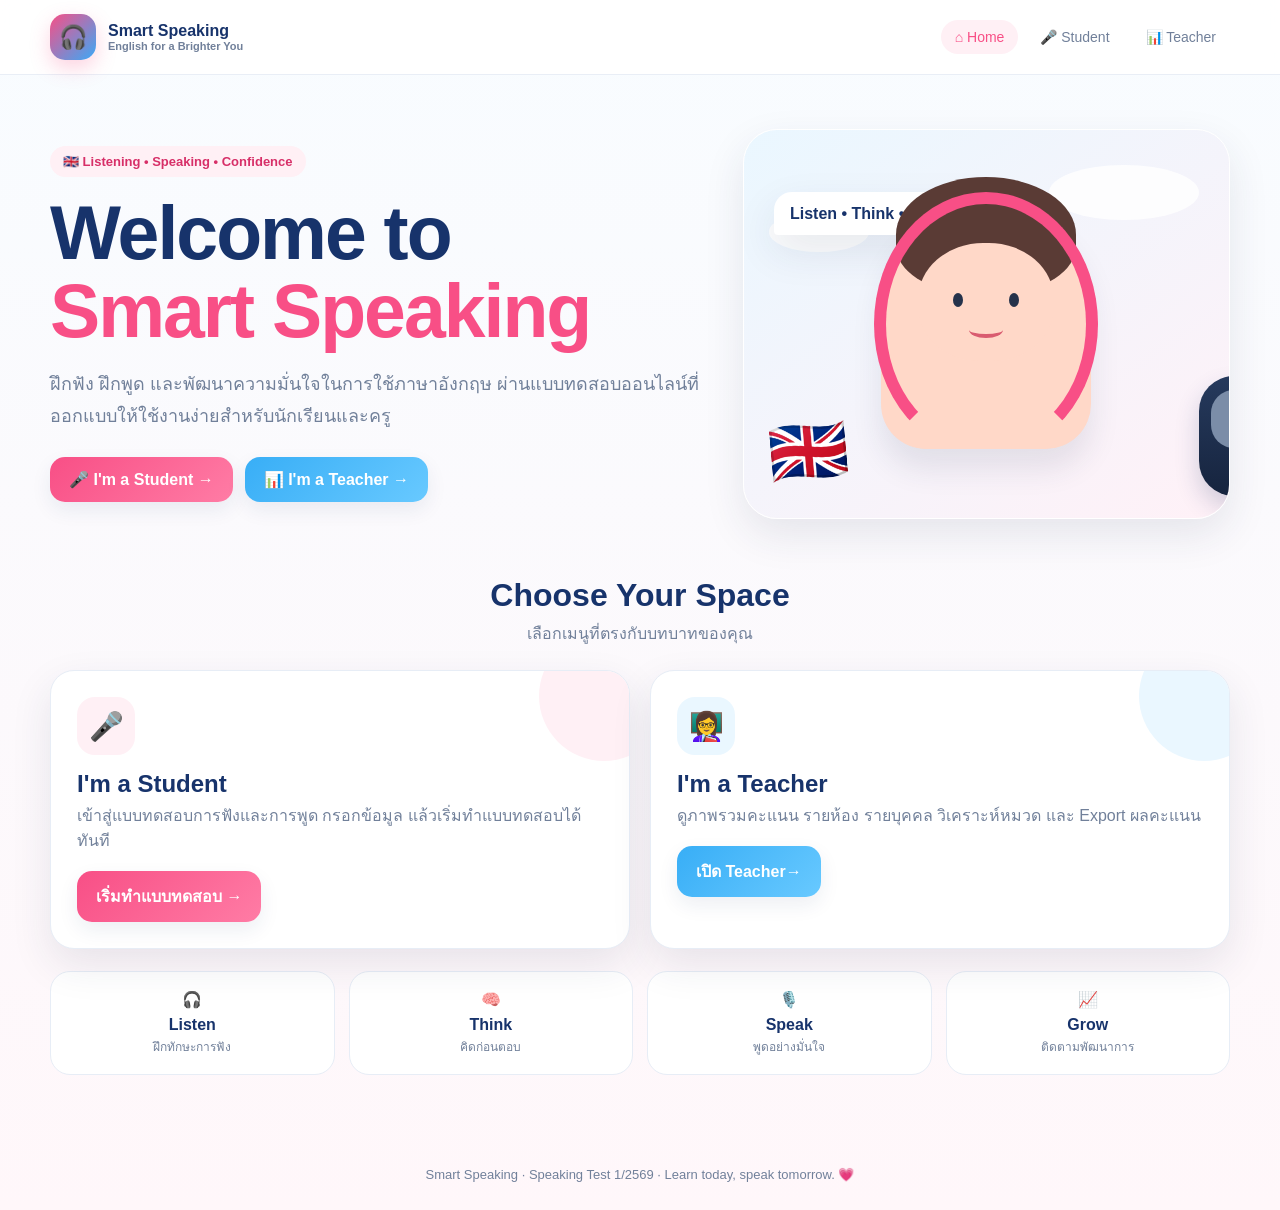
<file: index.html>
<!DOCTYPE html>
<html lang="th">
<head>
<meta charset="UTF-8">
<meta name="viewport" content="width=device-width,initial-scale=1">
<title>Smart Speaking | Home</title>
<link rel="stylesheet" href="style.css">
</head>
<body>
<nav class="nav"><div class="container nav-inner">
  <a class="brand" href="index.html"><div class="logo">🎧</div><div>Smart Speaking<small>English for a Brighter You</small></div></a>
  <div class="navlinks"><a class="active" href="index.html">⌂ Home</a><a href="student.html">🎤 Student</a><a href="teacher.html">📊 Teacher</a></div>
</div></nav>

<main>
<section class="hero"><div class="container hero-grid">
  <div>
    <div class="badge">🇬🇧 Listening • Speaking • Confidence</div>
    <h1>Welcome to<br><span>Smart Speaking</span></h1>
    <p class="lead">ฝึกฟัง ฝึกพูด และพัฒนาความมั่นใจในการใช้ภาษาอังกฤษ ผ่านแบบทดสอบออนไลน์ที่ออกแบบให้ใช้งานง่ายสำหรับนักเรียนและครู</p>
    <div class="actions">
      <a class="btn btn-pink" href="student.html">🎤 I'm a Student →</a>
      <a class="btn btn-blue" href="teacher.html">📊 I'm a Teacher →</a>
    </div>
  </div>
  <div class="illustration" aria-label="English listening and speaking illustration">
    <div class="cloud c1"></div><div class="cloud c2"></div>
    <div class="speech">Listen • Think • <b>Speak!</b> 💬</div>
    <div class="flag">🇬🇧</div>
    <div class="ill-content">
      <div class="character"><div class="headphones"></div><div class="face"><i class="eye e1"></i><i class="eye e2"></i><i class="smile"></i></div></div>
      <div class="mic"></div>
    </div>
  </div>
</div></section>

<section class="choice-section"><div class="container">
  <div class="section-title"><h2>Choose Your Space</h2><p>เลือกเมนูที่ตรงกับบทบาทของคุณ</p></div>
  <div class="choice-grid">
    <article class="choice">
      <div class="choice-icon">🎤</div><h3>I'm a Student</h3>
      <p>เข้าสู่แบบทดสอบการฟังและการพูด กรอกข้อมูล แล้วเริ่มทำแบบทดสอบได้ทันที</p>
      <a class="btn btn-pink" href="student.html">เริ่มทำแบบทดสอบ →</a>
    </article>
    <article class="choice teacher">
      <div class="choice-icon">👩‍🏫</div><h3>I'm a Teacher</h3>
      <p>ดูภาพรวมคะแนน รายห้อง รายบุคคล วิเคราะห์หมวด และ Export ผลคะแนน</p>
      <a class="btn btn-blue" href="teacher.html">เปิด Teacher→</a>
    </article>
  </div>
  <div class="features">
    <div class="feature">🎧<b>Listen</b><span>ฝึกทักษะการฟัง</span></div>
    <div class="feature">🧠<b>Think</b><span>คิดก่อนตอบ</span></div>
    <div class="feature">🎙️<b>Speak</b><span>พูดอย่างมั่นใจ</span></div>
    <div class="feature">📈<b>Grow</b><span>ติดตามพัฒนาการ</span></div>
  </div>
</div></section>
</main>
<footer class="footer">Smart Speaking · Speaking Test 1/2569 · Learn today, speak tomorrow. 💗</footer>
</body>
</html>
</file>
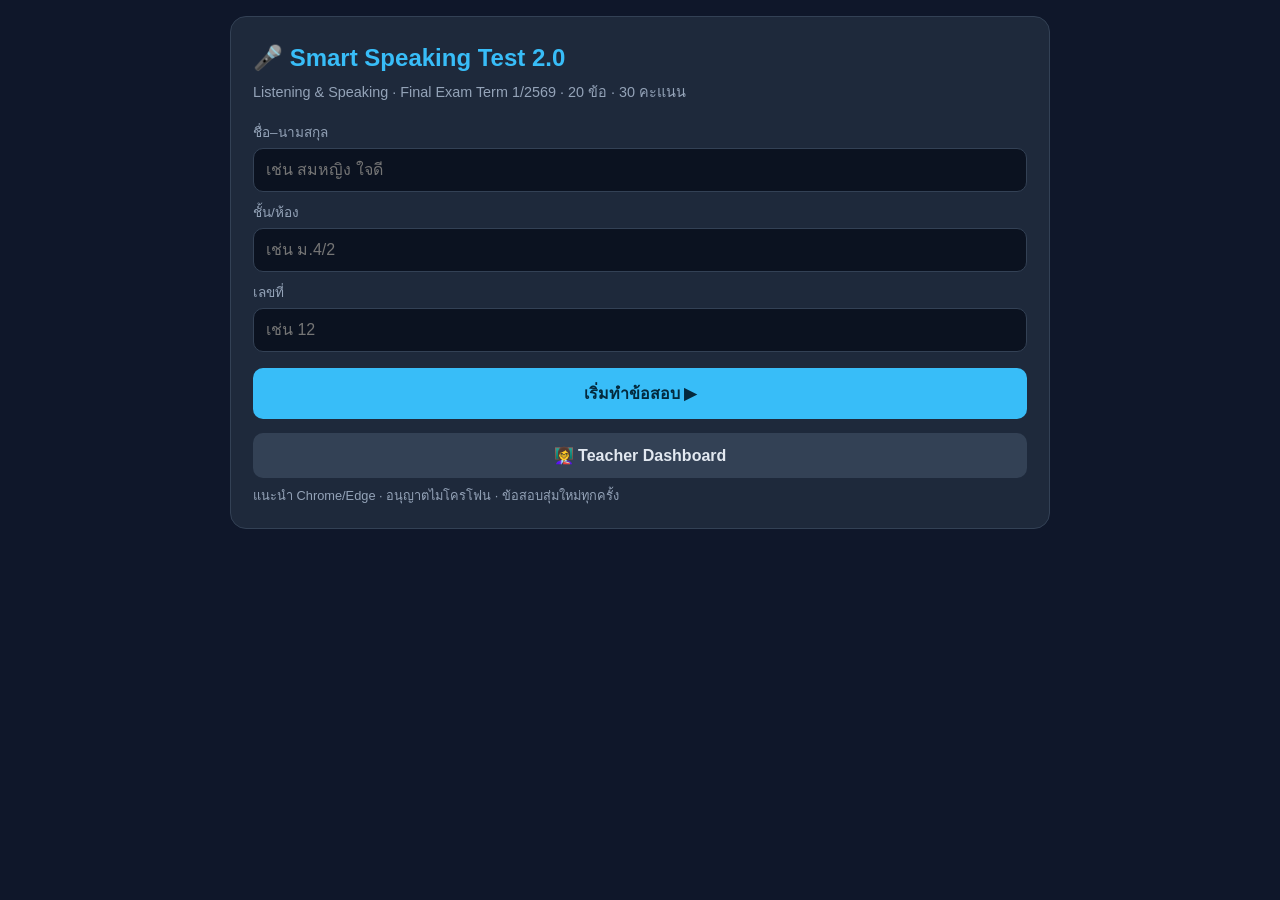
<file: _Smart_Speaking_Test_2.0_20_30_.html>
<!DOCTYPE html>
<html lang="th">
<head>
<meta charset="UTF-8">
<meta name="viewport" content="width=device-width,initial-scale=1">
<title>Smart Speaking Test 2.0 | Listening & Speaking 1/2569</title>
<style>
:root{--bg:#0f172a;--card:#1e293b;--line:#334155;--pri:#38bdf8;--ok:#22c55e;--warn:#f59e0b;--bad:#ef4444;--txt:#e2e8f0;--mut:#94a3b8}
*{box-sizing:border-box;margin:0;padding:0}
body{font-family:'Segoe UI',Tahoma,sans-serif;background:var(--bg);color:var(--txt);padding:16px;line-height:1.6}
.wrap{max-width:820px;margin:0 auto}
.card{background:var(--card);border:1px solid var(--line);border-radius:16px;padding:22px;margin-bottom:16px}
h1{font-size:1.5rem;color:var(--pri);margin-bottom:4px}
h2{font-size:1.15rem;margin-bottom:12px;color:var(--pri)}
.sub{color:var(--mut);font-size:.9rem;margin-bottom:18px}
label{display:block;font-size:.85rem;color:var(--mut);margin:10px 0 4px}
input,select{width:100%;padding:12px;border-radius:10px;border:1px solid var(--line);background:#0b1220;color:var(--txt);font-size:1rem}
button{cursor:pointer;border:none;border-radius:10px;padding:13px 18px;font-size:1rem;font-weight:600;transition:.2s}
.btn{background:var(--pri);color:#04293d;width:100%;margin-top:16px}
.btn:hover{filter:brightness(1.1)}
.btn2{background:#334155;color:var(--txt)}
.mic{background:var(--bad);color:#fff;width:100%;font-size:1.05rem;padding:18px}
.mic.rec{animation:pulse 1s infinite}
@keyframes pulse{50%{opacity:.55}}
.bar{height:8px;background:#0b1220;border-radius:99px;overflow:hidden;margin:10px 0 18px}
.bar>i{display:block;height:100%;background:var(--pri);transition:.3s}
.q{font-size:1.3rem;font-weight:700;margin:6px 0 4px}
.tag{display:inline-block;font-size:.72rem;background:#0b1220;border:1px solid var(--line);color:var(--mut);padding:3px 10px;border-radius:99px}
.opt{display:block;width:100%;text-align:left;background:#0b1220;border:1px solid var(--line);color:var(--txt);padding:13px;border-radius:10px;margin-top:9px;font-weight:500}
.opt:hover{border-color:var(--pri)}
.opt.sel{border-color:var(--pri);background:#0d2b3d}
.box{background:#0b1220;border:1px dashed var(--line);border-radius:10px;padding:14px;margin-top:14px;min-height:56px;font-size:1rem}
.fb{margin-top:12px;padding:12px;border-radius:10px;font-weight:600}
.g{background:#052e16;color:#86efac}.y{background:#3b2a06;color:#fcd34d}.r{background:#3f1212;color:#fca5a5}
.grid{display:grid;grid-template-columns:repeat(auto-fit,minmax(130px,1fr));gap:12px}
.stat{background:#0b1220;border:1px solid var(--line);border-radius:12px;padding:14px;text-align:center}
.stat b{display:block;font-size:1.7rem;color:var(--pri)}
.stat span{font-size:.8rem;color:var(--mut)}
table{width:100%;border-collapse:collapse;font-size:.85rem;margin-top:12px}
th,td{border-bottom:1px solid var(--line);padding:9px;text-align:left}
th{color:var(--mut);font-weight:600}
.hide{display:none}
.row{display:flex;gap:10px;margin-top:14px}.row>*{flex:1}
.score{font-size:3rem;font-weight:800;color:var(--pri);text-align:center}
.note{font-size:.8rem;color:var(--mut);margin-top:8px}
</style>
</head>
<body><div class="wrap">

<!-- ========== LOGIN ========== -->
<div id="s1" class="card">
  <h1>🎤 Smart Speaking Test 2.0</h1>
  <div class="sub">Listening &amp; Speaking · Final Exam Term 1/2569 · 20 ข้อ · 30 คะแนน</div>
  <label>ชื่อ–นามสกุล</label><input id="nm" placeholder="เช่น สมหญิง ใจดี">
  <label>ชั้น/ห้อง</label><input id="cl" placeholder="เช่น ม.4/2">
  <label>เลขที่</label><input id="no" type="number" placeholder="เช่น 12">
  <button class="btn" onclick="start()">เริ่มทำข้อสอบ ▶</button>
  <div class="row"><button class="btn2" onclick="teacher()">👩‍🏫 Teacher Dashboard</button></div>
  <div class="note">แนะนำ Chrome/Edge · อนุญาตไมโครโฟน · ข้อสอบสุ่มใหม่ทุกครั้ง</div>
</div>

<!-- ========== TEST ========== -->
<div id="s2" class="card hide">
  <div style="display:flex;justify-content:space-between;font-size:.85rem;color:var(--mut)">
    <span id="pg">ข้อ 1 / 20</span><span id="sc">คะแนน 0 / 30</span>
  </div>
  <div class="bar"><i id="pb" style="width:5%"></i></div>
  <span class="tag" id="cat">Ability</span>
  <div class="q" id="qt">Can you sing?</div>
  <div class="note">🗣️ กดปุ่มไมค์แล้วพูดคำตอบเป็นภาษาอังกฤษ (ได้คะแนนเต็ม) หรือเลือกตัวเลือกด้านล่าง (ได้สูงสุด 1.0)</div>
  <button class="mic" id="mic" onclick="rec()">🎙️ กดเพื่อพูด</button>
  <div class="box" id="tr"><span style="color:#64748b">คำพูดของคุณจะแสดงที่นี่…</span></div>
  <div id="opts"></div>
  <div id="fb"></div>
  <button class="btn" id="nx" onclick="next()">ตรวจคำตอบ ✓</button>
</div>

<!-- ========== RESULT ========== -->
<div id="s3" class="card hide">
  <h2>📊 ผลการสอบ</h2>
  <div id="rs"></div>
  <div class="row"><button class="btn2" onclick="location.reload()">ทำใหม่</button>
  <button class="btn2" onclick="teacher()">Dashboard</button></div>
</div>

<!-- ========== DASHBOARD ========== -->
<div id="s4" class="card hide">
  <h2>👩‍🏫 Teacher Dashboard</h2>
  <div class="grid" id="st"></div>
  <div style="overflow-x:auto"><table id="tb"></table></div>
  <div class="row">
    <button class="btn2" onclick="csv()">⬇ Export CSV</button>
    <button class="btn2" onclick="clr()">🗑 ล้างข้อมูล</button>
    <button class="btn2" onclick="location.reload()">← กลับ</button>
  </div>
</div>

</div>
<script>
const TEACHER_PIN="1234", TOTAL=20, PER=1.5, PASS=.6;

/* ---------- คลังข้อสอบ 37 ข้อ (สุ่มมา 20) ---------- */
const BANK=[
{c:"Ability",q:"Can you sing?",a:"Yes, I can.",k:[["yes","yeah","no","nah"],["can"]]},
{c:"Ability",q:"Can you speak Spanish?",a:"No, I can't.",k:[["no","nah","yes"],["can"]]},
{c:"Ability",q:"Can you play tennis?",a:"Yes, but only a little.",k:[["yes","yeah"],["little","not very well"]]},
{c:"Ability",q:"Do you know how to ski?",a:"Yes, I do.",k:[["yes","yeah","no"],["do"]]},
{c:"Ability",q:"Do you know how to use a computer?",a:"Yes, I can use a computer.",k:[["yes","yeah"],["use","computer"]]},
{c:"Ability",q:"Do you know how to play the piano?",a:"I know how to play the piano.",k:[["know","can"],["play"],["piano"]]},
{c:"Personal",q:"Where are you from?",a:"I'm from England.",k:[["i'm","i am","im"],["from"],["england"]]},
{c:"Personal",q:"Which part of England are you from?",a:"London.",k:[["london"]]},
{c:"Personal",q:"What do you do?",a:"I'm a salesperson.",k:[["i'm","i am","im"],["salesperson","sales person"]]},
{c:"Personal",q:"Who do you work for?",a:"I work for IBM.",k:[["work"],["for"],["ibm"]]},
{c:"Personal",q:"Where do you work?",a:"I work in Richmond.",k:[["work"],["in"],["richmond"]]},
{c:"Personal",q:"What are you studying?",a:"I'm studying Economics.",k:[["studying","study"],["economics"]]},
{c:"Personal",q:"What school do you go to?",a:"I go to the University of Colorado.",k:[["go to"],["university"],["colorado"]]},
{c:"Personal",q:"How old are you?",a:"I'm twenty-five.",k:[["i'm","i am","im"],["twenty","25"]]},
{c:"Personal",q:"Are you married?",a:"Yes, I am.",k:[["yes","no"],["i am","i'm","im","not"]]},
{c:"Personal",q:"Do you have any children?",a:"No, I don't.",k:[["no","yes"],["don't","dont","do"]]},
{c:"Time",q:"Ask a stranger for the time politely.",a:"Excuse me, what time is it?",k:[["excuse me","pardon me","could you"],["time"]]},
{c:"Time",q:"It is 2:05. What time is it?",a:"It's five past two.",k:[["five"],["past","after","two oh five","2 05"]]},
{c:"Time",q:"It is 2:50. What time is it?",a:"It's ten to three.",k:[["ten"],["to","before"],["three"]]},
{c:"Time",q:"It is 4:15. What time is it?",a:"It's a quarter past four.",k:[["quarter"],["past","after"],["four"]]},
{c:"Time",q:"It is 2:30. What time is it?",a:"It's half past two.",k:[["half","thirty"],["past","two"]]},
{c:"Time",q:"Ask someone for today's date politely.",a:"Excuse me, what's today's date?",k:[["excuse me","pardon me","could you","do you know"],["date"]]},
{c:"Time",q:"Today is May 1. What's the date?",a:"It's May first.",k:[["may"],["first","1st"]]},
{c:"Time",q:"Today is Tuesday, May 1. What's the date?",a:"It's Tuesday, the first of May.",k:[["tuesday"],["first","1st"],["may"]]},
{c:"Time",q:"When is St. Patrick's Day?",a:"It's March seventeenth.",k:[["march"],["seventeen","17th","17"]]},
{c:"Routine",q:"What do you do after school?",a:"I go to the library.",k:[["i go","we go","go"],["library"]]},
{c:"Routine",q:"What does she do on Sunday?",a:"She goes to the park.",k:[["she goes","goes"],["park"]]},
{c:"Routine",q:"Who do you have lunch with?",a:"I have lunch with friends.",k:[["i have","have"],["lunch"],["friends"]]},
{c:"Routine",q:"Who does he have lunch with?",a:"He has lunch with classmates.",k:[["he has","has"],["lunch"],["classmates"]]},
{c:"Routine",q:"Do you get up before 7:00?",a:"Yes, I do.",k:[["yes","no"],["do","don't","dont"]]},
{c:"Routine",q:"Does he watch TV after dinner?",a:"No, he doesn't.",k:[["no","yes"],["doesn't","doesnt","does"]]},
{c:"Location",q:"Where is the phone book?",a:"It's on the desk, by the telephone.",k:[["it's","it is","its"],["on"],["desk"]]},
{c:"Location",q:"Where are the pens?",a:"They're in the drawer, next to the dictionary.",k:[["they're","they are","theyre"],["in"],["drawer"]]},
{c:"Location",q:"Where does the teapot go?",a:"It goes behind the sink, on the shelf.",k:[["it goes","goes"],["behind"],["sink"]]},
{c:"Location",q:"Where do the magazines go?",a:"They go under the coffee table.",k:[["they go","go"],["under"],["coffee table","table"]]},
{c:"Location",q:"Where do the sugar tongs go?",a:"They go between the radio and the clock.",k:[["they go","go"],["between"],["radio"],["clock"]]},
{c:"Location",q:"Tell your friend to put the sugar bowl on the counter.",a:"Pick up the sugar bowl and put it on the counter.",k:[["pick up","take"],["sugar bowl"],["put"],["counter"]]}
];

/* ---------- Utils ---------- */
const sh=a=>a.map(v=>[Math.random(),v]).sort((x,y)=>x[0]-y[0]).map(v=>v[1]);
const norm=s=>" "+s.toLowerCase().replace(/[^a-z0-9' ]/g," ").replace(/\s+/g," ").trim()+" ";
let Q=[],i=0,total=0,log=[],pick=null,tx="",rg=null,busy=false;

function start(){
 const n=nm.value.trim(),c=cl.value.trim(),o=no.value.trim();
 if(!n||!c||!o){alert("กรุณากรอกชื่อ ชั้น และเลขที่ให้ครบ");return}
 Q=sh(BANK).slice(0,TOTAL); s1.classList.add("hide"); s2.classList.remove("hide"); show();
}

function show(){
 const q=Q[i]; pick=null; tx="";
 cat.textContent=q.c; qt.textContent=q.q;
 pg.textContent=`ข้อ ${i+1} / ${TOTAL}`;
 sc.textContent=`คะแนน ${total.toFixed(2)} / 30`;
 pb.style.width=((i+1)/TOTAL*100)+"%";
 tr.innerHTML='<span style="color:#64748b">คำพูดของคุณจะแสดงที่นี่…</span>';
 fb.innerHTML=""; nx.textContent="ตรวจคำตอบ ✓"; nx.onclick=next;
 const pool=BANK.filter(x=>x.c===q.c&&x.a!==q.a);
 const opts=sh([q.a,...sh(pool).slice(0,3).map(x=>x.a)]);
 document.getElementById("opts").innerHTML=opts.map(t=>
  `<button class="opt" onclick="sel(this,'${t.replace(/'/g,"\\'")}')">${t}</button>`).join("");
}
function sel(el,t){document.querySelectorAll(".opt").forEach(e=>e.classList.remove("sel"));el.classList.add("sel");pick=t}

/* ---------- Speech Recognition ---------- */
function rec(){
 const SR=window.SpeechRecognition||window.webkitSpeechRecognition;
 if(!SR){alert("เบราว์เซอร์นี้ไม่รองรับการรับเสียง กรุณาใช้ Chrome หรือ Edge");return}
 if(busy){rg&&rg.stop();return}
 rg=new SR(); rg.lang="en-US"; rg.interimResults=true; rg.maxAlternatives=3;
 busy=true; mic.classList.add("rec"); mic.textContent="⏹️ กำลังฟัง… (กดเพื่อหยุด)";
 rg.onresult=e=>{let s="";for(const r of e.results)s+=r[0].transcript;tx=s;tr.textContent=s};
 rg.onerror=()=>{tr.textContent="⚠️ ไม่ได้ยินเสียง ลองใหม่อีกครั้ง"};
 rg.onend=()=>{busy=false;mic.classList.remove("rec");mic.textContent="🎙️ กดเพื่อพูด"};
 rg.start();
}

/* ---------- Smart Check ---------- */
function grade(q){
 let pt=0,mode="-",said=tx.trim();
 if(said){
  const t=norm(said);
  const hit=q.k.filter(g=>g.some(w=>t.includes(" "+w)||t.includes(w+" ")||t.includes(w))).length;
  const r=hit/q.k.length;
  pt=Math.round(PER*r*4)/4; mode="Speaking";                 // พูด = ได้เต็ม 1.5
 }else if(pick){
  pt=pick===q.a?1.0:0; mode="Choice";                        // เลือก = เต็ม 1.0
 }
 return{pt,mode,said:said||pick||"(ไม่ตอบ)"};
}

function next(){
 const q=Q[i]; if(busy){rg.stop();return}
 const g=grade(q); total+=g.pt;
 log.push({no:i+1,cat:q.c,q:q.q,ans:g.said,model:q.a,pt:g.pt,mode:g.mode});
 const cls=g.pt>=1.25?"g":g.pt>=.75?"y":"r";
 fb.innerHTML=`<div class="fb ${cls}">${g.pt>=1.25?"✅ ดีมาก":g.pt>=.75?"🟡 ใช้ได้ ลองพูดให้ครบประโยค":"❌ ยังไม่ตรง"} · ได้ ${g.pt.toFixed(2)} / 1.50 (${g.mode})<br>
 <span style="font-weight:400">เฉลย: <b>${q.a}</b></span></div>`;
 sc.textContent=`คะแนน ${total.toFixed(2)} / 30`;
 nx.textContent=i<TOTAL-1?"ข้อถัดไป →":"ดูผลสอบ 🏁";
 nx.onclick=()=>{i++;i<TOTAL?show():finish()};
}

function finish(){
 const pct=total/30, pass=pct>=PASS;
 const rec_={name:nm.value.trim(),cls:cl.value.trim(),no:no.value.trim(),
  score:+total.toFixed(2),pct:Math.round(pct*100),pass,
  date:new Date().toLocaleString("th-TH"),detail:log};
 const db=JSON.parse(localStorage.getItem("sst")||"[]"); db.push(rec_);
 localStorage.setItem("sst",JSON.stringify(db));
 const by={}; log.forEach(l=>{by[l.cat]=by[l.cat]||[0,0];by[l.cat][0]+=l.pt;by[l.cat][1]+=PER});
 s2.classList.add("hide"); s3.classList.remove("hide");
 rs.innerHTML=`<div class="score">${total.toFixed(2)} / 30</div>
 <div style="text-align:center;margin-bottom:16px" class="${pass?'':''}">
 <b style="color:${pass?'var(--ok)':'var(--bad)'}">${pass?"🎉 ผ่านเกณฑ์":"📚 ยังไม่ผ่าน (เกณฑ์ 18/30)"}</b>
 <div class="note">${rec_.name} · ${rec_.cls} · เลขที่ ${rec_.no} · ${rec_.pct}%</div></div>
 <h2>คะแนนรายหมวด</h2><div class="grid">${Object.entries(by).map(([k,v])=>
 `<div class="stat"><b>${v[0].toFixed(1)}</b><span>${k}<br>เต็ม ${v[1].toFixed(1)}</span></div>`).join("")}</div>
 <h2 style="margin-top:20px">รายละเอียด</h2>
 <div style="overflow-x:auto"><table><tr><th>#</th><th>คำถาม</th><th>คำตอบของนักเรียน</th><th>เฉลย</th><th>คะแนน</th></tr>
 ${log.map(l=>`<tr><td>${l.no}</td><td>${l.q}</td><td>${l.ans}</td><td>${l.model}</td>
 <td style="color:${l.pt>=1.25?'#86efac':l.pt>=.75?'#fcd34d':'#fca5a5'}">${l.pt.toFixed(2)}</td></tr>`).join("")}</table></div>
 <div class="note">* คะแนนนี้ตรวจจาก transcript (Content + Grammar) ครูควรฟังเสียงจริงเพื่อประเมิน Pronunciation/Fluency เพิ่มเติม</div>`;
}

/* ---------- Dashboard ---------- */
function teacher(){
 if(prompt("กรอกรหัสครู:")!==TEACHER_PIN){alert("รหัสไม่ถูกต้อง");return}
 const db=JSON.parse(localStorage.getItem("sst")||"[]");
 [s1,s2,s3].forEach(e=>e.classList.add("hide")); s4.classList.remove("hide");
 const n=db.length,avg=n?db.reduce((a,b)=>a+b.score,0)/n:0,p=db.filter(x=>x.pass).length;
 st.innerHTML=`<div class="stat"><b>${n}</b><span>ผู้เข้าสอบ</span></div>
 <div class="stat"><b>${avg.toFixed(2)}</b><span>คะแนนเฉลี่ย /30</span></div>
 <div class="stat"><b>${p}</b><span>ผ่านเกณฑ์</span></div>
 <div class="stat"><b>${n?Math.round(p/n*100):0}%</b><span>อัตราผ่าน</span></div>`;
 tb.innerHTML=`<tr><th>#</th><th>ชื่อ</th><th>ชั้น</th><th>เลขที่</th><th>คะแนน</th><th>%</th><th>ผล</th><th>วันเวลา</th></tr>`+
 (n?db.map((r,k)=>`<tr><td>${k+1}</td><td>${r.name}</td><td>${r.cls}</td><td>${r.no}</td>
 <td>${r.score.toFixed(2)}</td><td>${r.pct}%</td>
 <td style="color:${r.pass?'#86efac':'#fca5a5'}">${r.pass?"ผ่าน":"ไม่ผ่าน"}</td><td>${r.date}</td></tr>`).join("")
 :`<tr><td colspan="8" style="text-align:center;color:#64748b">ยังไม่มีข้อมูลการสอบ</td></tr>`);
}
function csv(){
 const db=JSON.parse(localStorage.getItem("sst")||"[]");
 if(!db.length){alert("ยังไม่มีข้อมูล");return}
 let s="ชื่อ,ชั้น,เลขที่,คะแนน,เต็ม,ร้อยละ,ผล,วันเวลา\n";
 db.forEach(r=>s+=`"${r.name}","${r.cls}",${r.no},${r.score},30,${r.pct},${r.pass?"ผ่าน":"ไม่ผ่าน"},"${r.date}"\n`);
 const a=document.createElement("a");
 a.href=URL.createObjectURL(new Blob(["\uFEFF"+s],{type:"text/csv;charset=utf-8"}));
 a.download="speaking_test_results.csv"; a.click();
}
function clr(){if(confirm("ลบผลสอบทั้งหมด?")){localStorage.removeItem("sst");teacher()}}
</script>
</body></html>
</file>
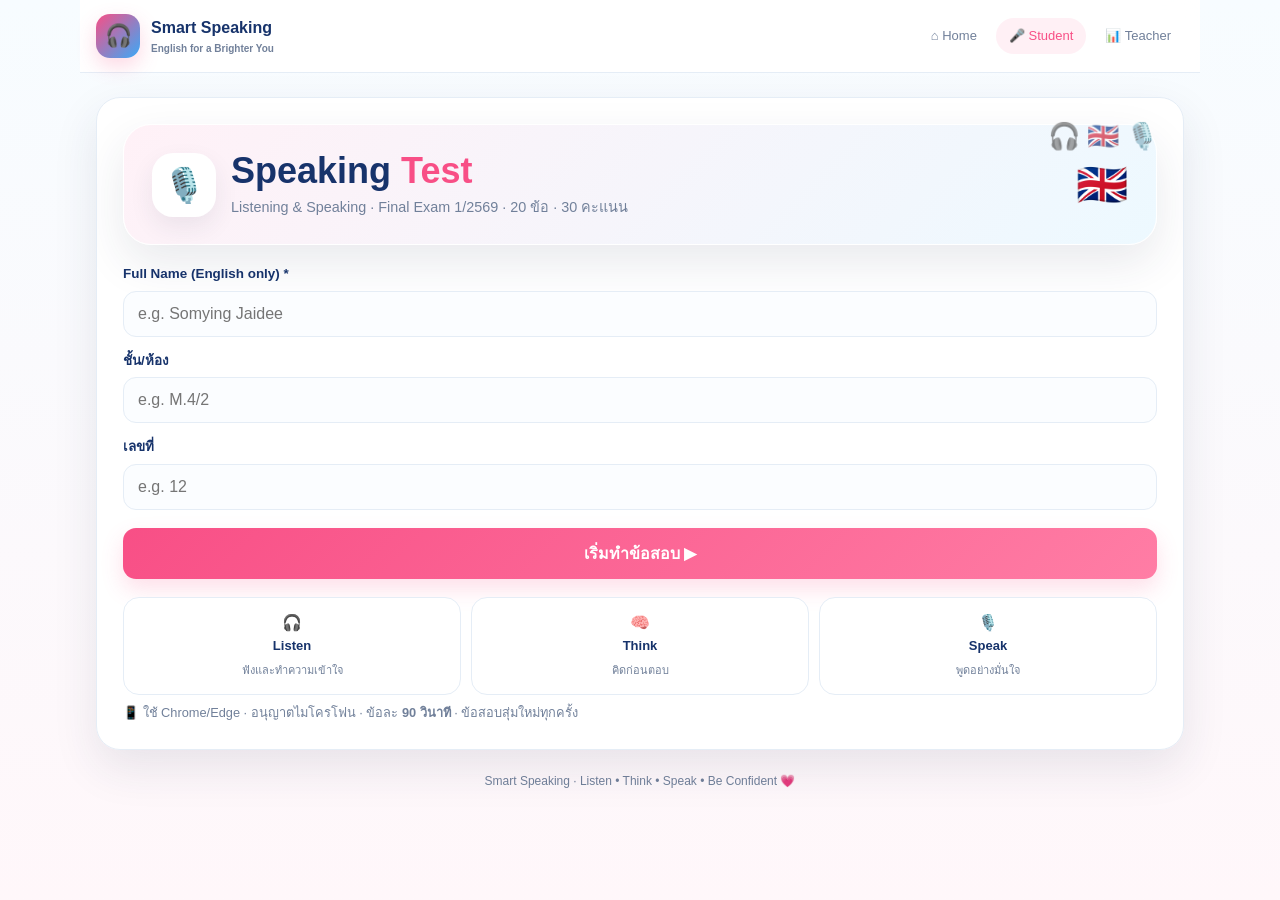
<file: student.html>
<!DOCTYPE html>
<html lang="th">
<head>
<meta charset="UTF-8">
<meta name="viewport" content="width=device-width,initial-scale=1">
<title>Smart Speaking | Student</title>
<style>
:root{
  --bg:#f7fbff;--card:#fff;--line:#e5edf6;--pri:#f84f86;--blue:#3aa9f7;
  --ok:#22b573;--bad:#ef5364;--txt:#243557;--mut:#71809a;--navy:#17336b;
  --softpink:#fff0f5;--softblue:#eaf7ff;--shadow:0 18px 45px rgba(35,50,82,.10)
}
*{box-sizing:border-box;margin:0;padding:0}
html{scroll-behavior:smooth}
body{
  font-family:"Noto Sans Thai","Segoe UI",Tahoma,sans-serif;
  background:linear-gradient(180deg,#f7fcff 0%,#fff7fa 100%);
  color:var(--txt);padding:0;line-height:1.6;min-height:100vh
}
.wrap{max-width:1120px;margin:0 auto;padding:0 16px 40px}
.nav{
  position:sticky;top:0;z-index:50;margin:0 -16px 24px;padding:0 16px;
  background:rgba(255,255,255,.9);backdrop-filter:blur(14px);
  border-bottom:1px solid var(--line)
}
.nav-in{max-width:1120px;margin:auto;height:72px;display:flex;align-items:center;justify-content:space-between;gap:16px}
.brand{display:flex;align-items:center;gap:11px;text-decoration:none;color:var(--navy);font-weight:900}
.logo{
  width:44px;height:44px;border-radius:14px;display:grid;place-items:center;
  color:#fff;font-size:22px;background:linear-gradient(135deg,var(--pri),var(--blue));
  box-shadow:0 8px 20px rgba(248,79,134,.22)
}
.brand small{display:block;color:var(--mut);font-size:10px;font-weight:600}
.navlinks{display:flex;gap:6px}
.navlinks a{color:var(--mut);text-decoration:none;padding:8px 13px;border-radius:999px;font-size:13px}
.navlinks a.active,.navlinks a:hover{background:var(--softpink);color:var(--pri)}
.hero-strip{
  background:linear-gradient(135deg,#fff1f7,#edf9ff);border:1px solid #fff;
  border-radius:28px;padding:25px 28px;margin-bottom:18px;box-shadow:var(--shadow);
  display:flex;align-items:center;justify-content:space-between;gap:18px
}
.hero-title{display:flex;align-items:center;gap:15px}
.hero-icon{width:64px;height:64px;border-radius:21px;display:grid;place-items:center;font-size:34px;background:#fff;box-shadow:0 10px 25px rgba(35,50,82,.08)}
h1{font-size:clamp(1.55rem,4vw,2.25rem);color:var(--navy);line-height:1.15}
h1 span{color:var(--pri)}
h2{font-size:1.18rem;margin-bottom:12px;color:var(--navy)}
.sub{color:var(--mut);font-size:.9rem;margin-top:5px}
.card{
  background:rgba(255,255,255,.96);border:1px solid var(--line);border-radius:24px;
  padding:26px;margin-bottom:18px;box-shadow:var(--shadow)
}
#s1{position:relative;overflow:hidden}
#s1:after{
  content:"🎧  🇬🇧  🎙️";position:absolute;right:25px;top:18px;font-size:26px;opacity:.65
}
label{display:block;font-size:.84rem;color:var(--navy);font-weight:800;margin:13px 0 6px}
input{
  width:100%;padding:13px 14px;border-radius:13px;border:1px solid var(--line);
  background:#fbfdff;color:var(--txt);font-size:1rem;outline:none
}
input:focus{border-color:#78cafa;box-shadow:0 0 0 4px var(--softblue)}
input.bad{border-color:var(--bad);background:#fff5f6}
input.good{border-color:var(--ok);background:#f4fff9}
.err{color:#d94c5e;font-size:.8rem;margin-top:5px;display:none}
button{cursor:pointer;border:none;border-radius:13px;padding:13px 18px;font-size:1rem;font-weight:800;transition:.2s}
button:hover{transform:translateY(-1px)}
.btn{
  background:linear-gradient(135deg,var(--pri),#ff7da5);color:#fff;width:100%;margin-top:18px;
  box-shadow:0 10px 22px rgba(248,79,134,.18)
}
.mic{
  background:linear-gradient(135deg,var(--blue),#66c9ff);color:#fff;width:100%;
  font-size:1.05rem;padding:17px;border-radius:16px;box-shadow:0 10px 22px rgba(58,169,247,.18)
}
.mic:disabled{opacity:.45;cursor:not-allowed}
.mic.rec{animation:pulse 1s infinite}
@keyframes pulse{50%{opacity:.55;transform:scale(.99)}}
.bar{height:9px;background:#edf2f8;border-radius:99px;overflow:hidden;margin:10px 0 9px}
.bar>i{display:block;height:100%;background:linear-gradient(90deg,var(--blue),var(--pri));transition:.3s}
.tbar{height:7px;background:#edf2f8;border-radius:99px;overflow:hidden;margin-bottom:17px}
.tbar>i{display:block;height:100%;background:var(--ok);transition:1s linear}
.q{font-size:1.35rem;font-weight:900;margin:8px 0 5px;color:var(--navy)}
.tag{display:inline-block;font-size:.72rem;background:var(--softblue);border:1px solid #d9eefc;color:#2e8cc8;padding:4px 11px;border-radius:99px;font-weight:800}
.clock{float:right;font-weight:900;font-size:1.1rem;color:var(--ok)}
.clock.low{color:var(--bad)}
.opt{
  display:block;width:100%;text-align:left;background:#fbfdff;border:1px solid var(--line);
  color:var(--txt);padding:13px;border-radius:13px;margin-top:9px;font-weight:600
}
.opt:hover{border-color:#71c5f8;background:var(--softblue)}
.opt.sel{border-color:var(--pri);background:var(--softpink);box-shadow:0 0 0 3px #ffe0eb}
.box{
  background:#fbfdff;border:1px dashed #cfdceb;border-radius:14px;padding:14px;
  margin-top:14px;min-height:58px;color:var(--mut)
}
.fb{margin-top:12px;padding:13px;border-radius:14px;font-weight:800}
.g{background:#effcf6;color:#15935b;border:1px solid #c9f1dd}
.y{background:#fff9e9;color:#b57b00;border:1px solid #f5df9d}
.r{background:#fff1f3;color:#c63e50;border:1px solid #f5c6ce}
.fb ul{margin:6px 0 0 18px;font-weight:400}
.grid{display:grid;grid-template-columns:repeat(auto-fit,minmax(130px,1fr));gap:12px}
.stat{background:#fbfdff;border:1px solid var(--line);border-radius:16px;padding:15px;text-align:center}
.stat b{display:block;font-size:1.7rem;color:var(--pri)}.stat span{font-size:.8rem;color:var(--mut)}
table{width:100%;border-collapse:collapse;font-size:.84rem;margin-top:12px}
th,td{border-bottom:1px solid var(--line);padding:10px;text-align:left;vertical-align:top}
th{color:var(--mut);background:#fbfdff;position:sticky;top:0}
audio{width:185px;height:34px}
.hide{display:none}.score{font-size:3rem;font-weight:900;color:var(--pri);text-align:center}
.note{font-size:.8rem;color:var(--mut);margin-top:8px}
.step-row{display:grid;grid-template-columns:repeat(3,1fr);gap:10px;margin-top:18px}
.step{background:#fff;border:1px solid var(--line);border-radius:16px;padding:12px;text-align:center}
.step b{display:block;color:var(--navy);font-size:13px}.step span{font-size:11px;color:var(--mut)}
.footer{text-align:center;color:var(--mut);font-size:12px;padding:4px 0 10px}
@media(max-width:700px){
  .navlinks a:nth-child(2){display:none}
  .hero-strip{padding:20px}.hero-strip:after{display:none}
  .hero-icon{width:54px;height:54px;font-size:28px}
  .step-row{grid-template-columns:1fr}
}
@media(max-width:520px){
  .wrap{padding:0 11px 30px}
  .nav{margin:0 -11px 18px;padding:0 11px}
  .brand small{display:none}
  .nav-in{height:64px}
  .navlinks a{padding:7px 9px;font-size:12px}
  .card{padding:19px;border-radius:20px}
}
</style>
</head>
<body>
<div class="wrap">

<nav class="nav">
  <div class="nav-in">
    <a class="brand" href="index.html">
      <div class="logo">🎧</div>
      <div>Smart Speaking<small>English for a Brighter You</small></div>
    </a>
    <div class="navlinks">
      <a href="index.html">⌂ Home</a>
      <a class="active" href="student.html">🎤 Student</a>
      <a href="teacher.html">📊 Teacher</a>
    </div>
  </div>
</nav>

<div id="s1" class="card">
  <div class="hero-strip">
    <div class="hero-title">
      <div class="hero-icon">🎙️</div>
      <div>
        <h1>Speaking <span>Test</span></h1>
        <div class="sub">Listening &amp; Speaking · Final Exam 1/2569 · 20 ข้อ · 30 คะแนน</div>
      </div>
    </div>
    <div style="font-size:42px">🇬🇧</div>
  </div>

  <label>Full Name (English only) *</label>
  <input id="nm" placeholder="e.g. Somying Jaidee" autocomplete="off" oninput="chkName()" onblur="chkName()">
  <div class="err" id="nmErr">⚠️ กรอกชื่อ–นามสกุลเป็นภาษาอังกฤษ (อย่างน้อย 2 คำ)</div>
  <label>ชั้น/ห้อง</label><input id="cl" placeholder="e.g. M.4/2">
  <label>เลขที่</label><input id="no" type="number" placeholder="e.g. 12">
  <button class="btn" onclick="start()">เริ่มทำข้อสอบ ▶</button>

  <div class="step-row">
    <div class="step">🎧<b>Listen</b><span>ฟังและทำความเข้าใจ</span></div>
    <div class="step">🧠<b>Think</b><span>คิดก่อนตอบ</span></div>
    <div class="step">🎙️<b>Speak</b><span>พูดอย่างมั่นใจ</span></div>
  </div>
  <div class="note">📱 ใช้ Chrome/Edge · อนุญาตไมโครโฟน · ข้อละ <b>90 วินาที</b> · ข้อสอบสุ่มใหม่ทุกครั้ง</div>
</div>

<div id="s2" class="card hide">
  <div style="display:flex;justify-content:space-between;font-size:.85rem;color:var(--mut)">
    <span id="pg"></span><span id="sc"></span>
  </div>
  <div class="bar"><i id="pb"></i></div>
  <span class="tag" id="cat"></span><span class="clock" id="ck"></span>
  <div class="tbar"><i id="tp" style="width:100%"></i></div>
  <div class="q" id="qt"></div>
  <div class="note">🗣️ กดไมค์แล้วพูด (เต็ม 1.50) หรือเลือกตัวเลือก (เต็ม 1.00) — หมดเวลาตรวจอัตโนมัติ</div>
  <button class="mic" id="mic" onclick="rec()">🎙️ กดเพื่อพูด</button>
  <div class="box" id="tr"></div><div id="opts"></div><div id="fb"></div>
  <button class="btn" id="nx">ตรวจคำตอบ ✓</button>
</div>

<div id="s3" class="card hide">
  <h2>📊 ผลการสอบของคุณ</h2>
  <div id="rs"></div>
  <button class="btn" onclick="location.reload()">กลับหน้าแรก</button>
</div>

<div class="footer">Smart Speaking · Listen • Think • Speak • Be Confident 💗</div>

</div>
<script>
/* ========== ⚙️ CONFIG : แก้ 2 บรรทัดนี้เท่านั้น ========== */
const SHEET_URL = "https://script.google.com/macros/s/AKfycbzYTyCOePtMvC0nyHSl0WddjPxZ5c6Or0snhRX0ujR6rbeiVglPlAKaC0O4osgo1TIQ/exec";   // เช่น https://script.google.com/macros/s/AKfy.../exec
const SEC = 90;                                   // เวลาต่อข้อ (วินาที)
const TOTAL=20, PER=1.5, PASS=.6;

/* ========== QUESTION BANK ========== */
const BANK=[
{c:"Ability",q:"Can you sing?",k:[["yes","yeah","no","nah"],["can"]],a:"Yes, I can.",
 alt:["Yes, I can.","Yeah, I can.","No, I can't.","Nah, I can't.","Yes, but only a little.","Yeah, but not very well."]},
{c:"Ability",q:"Can you speak Spanish?",k:[["no","nah","yes"],["can"]],a:"No, I can't.",
 alt:["No, I can't.","Nah, I can't.","Yes, I can.","A little.","Yes, but only a little."]},
{c:"Ability",q:"Can you play tennis?",k:[["yes","yeah","little"],["can","little","well"]],a:"Yes, but only a little.",
 alt:["Yes, but only a little.","Yeah, but not very well.","A little.","Yes, I can."]},
{c:"Ability",q:"Do you know how to ski?",k:[["yes","yeah","no","nah"],["do"]],a:"Yes, I do.",
 alt:["Yes, I do.","Yeah, I do.","No, I don't.","Nah, I don't."]},
{c:"Ability",q:"Do you know how to use a computer?",k:[["yes","can"],["use","computer"]],a:"Yes, I can use a computer.",
 alt:["Yes, I do.","Yes, I can use a computer.","I can use a computer.","Yeah, I do."]},
{c:"Ability",q:"Do you know how to play the piano?",k:[["know","can","yes"],["play"],["piano"]],a:"I know how to play the piano.",
 alt:["Yes, I do.","I know how to play the piano.","I can play the piano.","No, I don't."]},
{c:"Personal",q:"Where are you from?",k:[["i am","from"],["england"]],a:"I'm from England.",
 alt:["I'm from England.","I am from England.","England.","I'm from London, England."]},
{c:"Personal",q:"Which part of England are you from?",k:[["london"]],a:"London.",
 alt:["London.","I'm from London.","I am from London."]},
{c:"Personal",q:"What do you do?",k:[["i am","work"],["salesperson","sales"]],a:"I'm a salesperson.",
 alt:["I'm a salesperson.","I am a salesperson.","A salesperson.","I work as a salesperson."]},
{c:"Personal",q:"Who do you work for?",k:[["work","for"],["ibm"]],a:"I work for IBM.",
 alt:["I work for IBM.","IBM.","I'm with IBM."]},
{c:"Personal",q:"Where do you work?",k:[["work","in"],["richmond"]],a:"I work in Richmond.",
 alt:["I work in Richmond.","In Richmond.","I work at IBM in Richmond."]},
{c:"Personal",q:"What are you studying?",k:[["study"],["economics"]],a:"I'm studying Economics.",
 alt:["I'm studying Economics.","I study Economics.","Economics."]},
{c:"Personal",q:"What school do you go to?",k:[["go to","at"],["university"],["colorado"]],a:"I go to the University of Colorado.",
 alt:["I go to the University of Colorado.","The University of Colorado.","I'm at the University of Colorado."]},
{c:"Personal",q:"How old are you?",k:[["i am","twenty"],["twenty five","five"]],a:"I'm twenty-five.",
 alt:["I'm twenty-five.","I am twenty-five.","Twenty-five.","I'm 25 years old."]},
{c:"Personal",q:"Are you married?",k:[["yes","no"],["i am","not"]],a:"Yes, I am.",
 alt:["Yes, I am.","No, I'm not.","No, I am not."]},
{c:"Personal",q:"Do you have any children?",k:[["no","yes"],["do","not"]],a:"No, I don't.",
 alt:["No, I don't.","Yes, I do.","Yes, I have two children."]},
{c:"Time",q:"Ask a stranger for the time politely.",k:[["excuse me","pardon me","could you","do you"],["time"]],a:"Excuse me, what time is it?",
 alt:["Excuse me, what time is it?","Pardon me, do you know the time?","Do you have the time?","Could you tell me the time?"]},
{c:"Time",q:"It is 2:05. What time is it?",k:[["five","oh"],["past","two"]],a:"It's five past two.",
 alt:["It's five past two.","It's five after two.","It's two oh five.","Five past two."]},
{c:"Time",q:"It is 2:50. What time is it?",k:[["ten","fifty"],["to","two"],["three"]],a:"It's ten to three.",
 alt:["It's ten to three.","It's ten before three.","It's two fifty.","Ten to three."]},
{c:"Time",q:"It is 4:15. What time is it?",k:[["quarter","fifteen"],["past","four"]],a:"It's a quarter past four.",
 alt:["It's a quarter past four.","It's a quarter after four.","It's four fifteen.","A quarter past four."]},
{c:"Time",q:"It is 2:30. What time is it?",k:[["half","thirty"],["past","two"]],a:"It's half past two.",
 alt:["It's half past two.","It's two thirty.","Half past two."]},
{c:"Time",q:"Ask someone for today's date politely.",k:[["excuse me","pardon me","could you","do you"],["date"]],a:"Excuse me, what's today's date?",
 alt:["Excuse me, what's today's date?","Pardon me, what's the date today?","Do you know the date?","Could you tell me today's date?"]},
{c:"Time",q:"Today is May 1. What's the date?",k:[["may"],["first"]],a:"It's May first.",
 alt:["It's May first.","It's the first of May.","May first.","It's May 1st."]},
{c:"Time",q:"Today is Tuesday, May 1. What's the date?",k:[["tuesday"],["first"],["may"]],a:"It's Tuesday, the first of May.",
 alt:["It's Tuesday, May the first.","It's Tuesday, the first of May.","Tuesday, May first."]},
{c:"Time",q:"When is St. Patrick's Day?",k:[["march"],["seventeen"]],a:"It's March seventeenth.",
 alt:["It's March seventeenth.","It's the seventeenth of March.","March seventeenth.","It's March 17th."]},
{c:"Routine",q:"What do you do after school?",k:[["go"],["library"]],a:"I go to the library.",
 alt:["I go to the library.","We go to the library.","I go to the library after school."]},
{c:"Routine",q:"What does she do on Sunday?",k:[["goes"],["park"]],a:"She goes to the park.",
 alt:["She goes to the park.","She goes to the park on Sunday."]},
{c:"Routine",q:"Who do you have lunch with?",k:[["have"],["lunch"],["friends"]],a:"I have lunch with friends.",
 alt:["I have lunch with friends.","I have lunch with my friends.","With my friends."]},
{c:"Routine",q:"Who does he have lunch with?",k:[["has"],["lunch"],["classmates"]],a:"He has lunch with classmates.",
 alt:["He has lunch with classmates.","He has lunch with his classmates.","With his classmates."]},
{c:"Routine",q:"Do you get up before 7:00?",k:[["yes","no"],["do","not"]],a:"Yes, I do.",
 alt:["Yes, I do.","No, I don't.","Yeah, I do."]},
{c:"Routine",q:"Does he watch TV after dinner?",k:[["no","yes"],["does","not"]],a:"No, he doesn't.",
 alt:["No, he doesn't.","Yes, he does.","No, he does not."]},
{c:"Location",q:"Where is the phone book?",k:[["it is"],["on"],["desk"]],a:"It's on the desk, by the telephone.",
 alt:["It's on the desk, by the telephone.","It's on the desk next to the telephone.","On the desk, by the telephone."]},
{c:"Location",q:"Where are the pens?",k:[["they are"],["in"],["drawer"]],a:"They're in the drawer, next to the dictionary.",
 alt:["They're in the drawer, next to the dictionary.","They are in the drawer next to the dictionary.","In the drawer, next to the dictionary."]},
{c:"Location",q:"Where does the teapot go?",k:[["goes"],["behind"],["sink"]],a:"It goes behind the sink, on the shelf.",
 alt:["It goes behind the sink, on the shelf.","It goes on the shelf behind the sink.","Behind the sink, on the shelf."]},
{c:"Location",q:"Where do the magazines go?",k:[["go"],["under"],["table"]],a:"They go under the coffee table.",
 alt:["They go under the coffee table.","Under the coffee table.","They go under the table."]},
{c:"Location",q:"Where do the sugar tongs go?",k:[["go"],["between"],["radio"],["clock"]],a:"They go between the radio and the clock.",
 alt:["They go between the radio and the clock.","Between the radio and the clock."]},
{c:"Location",q:"Tell your friend to put the sugar bowl on the counter.",k:[["pick up","take"],["sugar bowl"],["put"],["counter"]],a:"Pick up the sugar bowl and put it on the counter.",
 alt:["Pick up the sugar bowl and put it on the counter, next to the coffee pot.","Take the sugar bowl and put it on the counter.","Pick up the sugar bowl and put it on the counter."]}];

/* ========== NORMALIZER ========== */
const ONES=["zero","one","two","three","four","five","six","seven","eight","nine","ten","eleven","twelve",
"thirteen","fourteen","fifteen","sixteen","seventeen","eighteen","nineteen"];
const TENS=["","","twenty","thirty","forty","fifty","sixty","seventy","eighty","ninety"];
const ORD={1:"first",2:"second",3:"third",4:"fourth",5:"fifth",6:"sixth",7:"seventh",8:"eighth",9:"ninth",
10:"tenth",11:"eleventh",12:"twelfth",13:"thirteenth",14:"fourteenth",15:"fifteenth",16:"sixteenth",
17:"seventeenth",18:"eighteenth",19:"nineteenth",20:"twentieth",21:"twenty first",22:"twenty second",
23:"twenty third",24:"twenty fourth",25:"twenty fifth",26:"twenty sixth",27:"twenty seventh",
28:"twenty eighth",29:"twenty ninth",30:"thirtieth",31:"thirty first"};
function n2w(n){n=+n;if(n<20)return ONES[n];if(n<100){const o=n%10;return TENS[(n/10)|0]+(o?" "+ONES[o]:"")}return""+n}
const CONTRA=[[/\bit's\b/g,"it is"],[/\bi'm\b/g,"i am"],[/\bim\b/g,"i am"],[/\bthey're\b/g,"they are"],
[/\btheyre\b/g,"they are"],[/\bthat's\b/g,"that is"],[/\bwhat's\b/g,"what is"],[/\bdon'?t\b/g,"do not"],
[/\bdoesn'?t\b/g,"does not"],[/\bcan'?t\b/g,"can not"],[/\bcannot\b/g,"can not"],[/\bisn'?t\b/g,"is not"],
[/\baren'?t\b/g,"are not"],[/\bo'clock\b/g,"oclock"],[/\bits\b/g,"it is"]];
function norm(s){
 let t=" "+String(s).toLowerCase()+" ";
 CONTRA.forEach(c=>t=t.replace(c[0],c[1]));
 t=t.replace(/\b(\d{1,2})[:.](\d{2})\b/g,(m,h,mi)=>{const H=n2w(h);mi=+mi;
   return mi===0?H+" oclock":mi<10?H+" oh "+ONES[mi]:H+" "+n2w(mi)});
 t=t.replace(/\b(\d{1,2})\s*(st|nd|rd|th)\b/g,(m,d)=>ORD[+d]||n2w(d));
 t=t.replace(/\b(\d{1,3})\b/g,(m,d)=>n2w(d));
 t=t.replace(/\ba\s+quarter\b/g,"quarter").replace(/\bfifteen\s+past\b/g,"quarter past");
 t=t.replace(/\bafter\b/g,"past").replace(/\bbefore\b/g,"to");
 t=t.replace(/[^a-z ]/g," ").replace(/\s+/g," ");
 return " "+t.trim()+" ";
}
function sim(a,b){
 const A=a.trim().split(" ").filter(Boolean),B=b.trim().split(" ").filter(Boolean);
 if(!A.length||!B.length)return 0;
 const bag={};B.forEach(w=>bag[w]=(bag[w]||0)+1);
 let hit=0;A.forEach(w=>{if(bag[w]>0){bag[w]--;hit++}});
 const p=hit/A.length,r=hit/B.length;return(p+r)?2*p*r/(p+r):0;
}

/* ========== NAME CHECK ========== */
const NAME_RE=/^[A-Za-z][A-Za-z.'-]*(?:\s+[A-Za-z][A-Za-z.'-]*)+$/;
function chkName(){
 const raw=nm.value, cleaned=raw.replace(/[^A-Za-z.'\- ]/g,"").replace(/\s{2,}/g," ");
 if(cleaned!==raw){const p=nm.selectionStart;nm.value=cleaned;try{nm.setSelectionRange(p-1,p-1)}catch(e){}}
 const ok=NAME_RE.test(nm.value.trim());
 nm.className=nm.value.trim()?(ok?"good":"bad"):"";
 nmErr.style.display=(nm.value.trim()&&!ok)?"block":"none";return ok;
}
function titleCase(s){return s.trim().toLowerCase().split(/\s+/).map(w=>w[0].toUpperCase()+w.slice(1)).join(" ")}

/* ========== STATE ========== */
const sh=a=>a.map(v=>[Math.random(),v]).sort((x,y)=>x[0]-y[0]).map(v=>v[1]);
let Q=[],i=0,total=0,log=[],pick=null,tx="",rg=null,busy=false;
let stream=null,mr=null,chunks=[],aURL="",tmr=null,left=SEC,locked=false;

async function start(){
 if(!nm.value.trim()||!cl.value.trim()||!no.value.trim())return alert("กรุณากรอกชื่อ ชั้น และเลขที่ให้ครบ");
 if(!chkName()){nm.focus();return alert("❌ ชื่อต้องเป็นภาษาอังกฤษ และมีทั้งชื่อ–นามสกุล\n\nตัวอย่าง: Somying Jaidee")}
 nm.value=titleCase(nm.value);
 try{stream=await navigator.mediaDevices.getUserMedia({audio:true})}
 catch(e){if(!confirm("เข้าถึงไมโครโฟนไม่ได้ — ทำต่อแบบเลือกตัวเลือกอย่างเดียวไหม?"))return}
 Q=sh(BANK).slice(0,TOTAL);s1.classList.add("hide");s2.classList.remove("hide");show();
}
function show(){
 const q=Q[i];pick=null;tx="";aURL="";locked=false;
 cat.textContent=q.c;qt.textContent=q.q;
 pg.textContent=`ข้อ ${i+1} / ${TOTAL}`;sc.textContent=`คะแนน ${total.toFixed(2)} / 30`;
 pb.style.width=((i+1)/TOTAL*100)+"%";
 tr.innerHTML='<span style="color:#64748b">คำพูดของคุณจะแสดงที่นี่…</span>';
 fb.innerHTML="";nx.textContent="ตรวจคำตอบ ✓";nx.onclick=next;
 mic.textContent="🎙️ กดเพื่อพูด";mic.disabled=false;
 const pool=BANK.filter(x=>x.c===q.c&&x.a!==q.a);
 const opts=sh([q.a,...sh(pool).slice(0,3).map(x=>x.a)]);
 const box=document.getElementById("opts");box.innerHTML="";
 opts.forEach(t=>{const b=document.createElement("button");b.className="opt";b.textContent=t;
  b.onclick=()=>sel(b,t);box.appendChild(b)});
 startTimer();
}
function sel(el,t){document.querySelectorAll(".opt").forEach(e=>e.classList.remove("sel"));el.classList.add("sel");pick=t}
function startTimer(){clearInterval(tmr);left=SEC;paint();
 tmr=setInterval(()=>{left--;paint();if(left<=0){clearInterval(tmr);if(busy)stopAll();setTimeout(next,400)}},1000)}
function paint(){const m=Math.floor(left/60),s=left%60;
 ck.textContent=(m?m+":"+String(s).padStart(2,"0"):left+"s");
 ck.className="clock"+(left<=10?" low":"");tp.style.width=(left/SEC*100)+"%"}

function rec(){
 if(busy)return stopAll();
 const SR=window.SpeechRecognition||window.webkitSpeechRecognition;
 if(!SR)return alert("เบราว์เซอร์นี้ไม่รองรับการรับเสียง กรุณาใช้ Chrome/Edge");
 busy=true;mic.classList.add("rec");mic.textContent="⏹️ กำลังฟัง… (กดเพื่อหยุด)";
 rg=new SR();rg.lang="en-US";rg.interimResults=true;rg.continuous=true;rg.maxAlternatives=3;
 rg.onresult=e=>{let s="";for(const r of e.results)s+=r[0].transcript;tx=s;tr.textContent=s};
 rg.onerror=()=>{};
 rg.onend=()=>{busy=false;mic.classList.remove("rec");mic.textContent="🎙️ กดเพื่อพูด"};
 rg.start();
 if(stream){chunks=[];try{mr=new MediaRecorder(stream);mr.ondataavailable=e=>chunks.push(e.data);
  mr.onstop=()=>{aURL=URL.createObjectURL(new Blob(chunks,{type:"audio/webm"}))};mr.start()}catch(e){}}
}
function stopAll(){try{rg&&rg.stop()}catch(e){}try{mr&&mr.state==="recording"&&mr.stop()}catch(e){}
 busy=false;mic.classList.remove("rec");mic.textContent="🎙️ กดเพื่อพูด"}

function grade(q){
 let pt=0,mode="ไม่ตอบ";const said=tx.trim();
 const ACC=(q.alt&&q.alt.length)?q.alt:[q.a];
 if(said){
  const t=norm(said);
  const kg=(q.k&&q.k.length)?(q.k.filter(g=>g.some(w=>t.includes(norm(w).trim()))).length/q.k.length):0;
  let best=0;ACC.forEach(x=>{const s=sim(t,norm(x));if(s>best)best=s});
  const boost=best>=.80?1:best>=.65?.85:best;
  pt=Math.round(PER*Math.min(Math.max(kg,boost),1)*4)/4;
  mode="Speaking ≈ "+Math.round(best*100)+"%";
 }else if(pick){pt=pick===q.a?1:0;mode="Choice"}
 return{pt,mode,said:said||pick||"(ไม่ตอบ)",acc:ACC};
}
function next(){
 if(locked)return;locked=true;clearInterval(tmr);
 if(busy){stopAll();locked=false;return setTimeout(next,500)}
 const q=Q[i],g=grade(q);total+=g.pt;mic.disabled=true;
 log.push({no:i+1,cat:q.c,q:q.q,ans:g.said,model:g.acc.join(" / "),pt:g.pt,mode:g.mode,audio:aURL,used:SEC-left});
 const cls=g.pt>=1.25?"g":g.pt>=.75?"y":"r";
 fb.innerHTML=`<div class="fb ${cls}">${g.pt>=1.25?"✅ ดีมาก":g.pt>=.75?"🟡 ใช้ได้ พูดให้ครบประโยค":"❌ ยังไม่ตรง"} · ${g.pt.toFixed(2)}/1.50 <span style="font-weight:400;opacity:.8">(${g.mode})</span>
 <div style="font-weight:400;margin-top:8px">📌 <b>คำตอบที่ยอมรับได้:</b><ul>${g.acc.map(x=>`<li>${x}</li>`).join("")}</ul></div></div>`;
 sc.textContent=`คะแนน ${total.toFixed(2)} / 30`;
 nx.textContent=i<TOTAL-1?"ข้อถัดไป →":"ดูผลสอบ 🏁";
 nx.onclick=()=>{i++;i<TOTAL?show():finish()};
}
function finish(){
 const pct=total/30,pass=pct>=PASS;
 const r={name:nm.value.trim(),cls:cl.value.trim(),no:no.value.trim(),score:+total.toFixed(2),
  pct:Math.round(pct*100),pass,date:new Date().toLocaleString("th-TH"),
  detail:log.map(l=>({no:l.no,cat:l.cat,q:l.q,ans:l.ans,pt:l.pt,mode:l.mode,used:l.used}))};
 const by={};log.forEach(l=>{by[l.cat]=by[l.cat]||[0,0];by[l.cat][0]+=l.pt;by[l.cat][1]+=PER});
 s2.classList.add("hide");s3.classList.remove("hide");
 rs.innerHTML=`<div class="score">${total.toFixed(2)} / 30</div>
 <div style="text-align:center;margin-bottom:16px">
 <b style="color:${pass?'var(--ok)':'var(--bad)'}">${pass?"🎉 ผ่านเกณฑ์":"📚 ยังไม่ผ่าน (เกณฑ์ 18/30)"}</b>
 <div class="note">${r.name} · ${r.cls} · เลขที่ ${r.no} · ${r.pct}%</div>
 <div class="note" id="sync">⏳ กำลังส่งผลให้ครู…</div></div>
 <h2>คะแนนรายหมวด</h2><div class="grid">${Object.entries(by).map(([k,v])=>
 `<div class="stat"><b>${v[0].toFixed(1)}</b><span>${k}<br>เต็ม ${v[1].toFixed(1)}</span></div>`).join("")}</div>
 <h2 style="margin-top:20px">รายละเอียด + เสียงย้อนหลัง</h2><div style="overflow-x:auto"><table>
 <tr><th>#</th><th>คำถาม</th><th>คุณตอบ</th><th>คำตอบที่ยอมรับ</th><th>วิ</th><th>คะแนน</th><th>เสียง</th></tr>
 ${log.map(l=>`<tr><td>${l.no}</td><td>${l.q}</td><td>${l.ans}</td><td style="font-size:.78rem">${l.model}</td><td>${l.used}</td>
 <td style="color:${l.pt>=1.25?'#86efac':l.pt>=.75?'#fcd34d':'#fca5a5'}">${l.pt.toFixed(2)}</td>
 <td>${l.audio?`<audio controls src="${l.audio}"></audio>`:"–"}</td></tr>`).join("")}</table></div>`;
 if(SHEET_URL.indexOf("http")===0){
  fetch(SHEET_URL,{method:"POST",body:JSON.stringify(r)})
   .then(()=>{const e=document.getElementById("sync");if(e)e.textContent="☁️ ส่งผลให้ครูเรียบร้อยแล้ว"})
   .catch(()=>{const e=document.getElementById("sync");if(e)e.textContent="⚠️ ส่งไม่สำเร็จ กรุณาแจ้งครู"});
 }else{const e=document.getElementById("sync");if(e)e.textContent="⚠️ ยังไม่ได้ตั้งค่า SHEET_URL";}
}
</script>
</body>
</html>
</file>
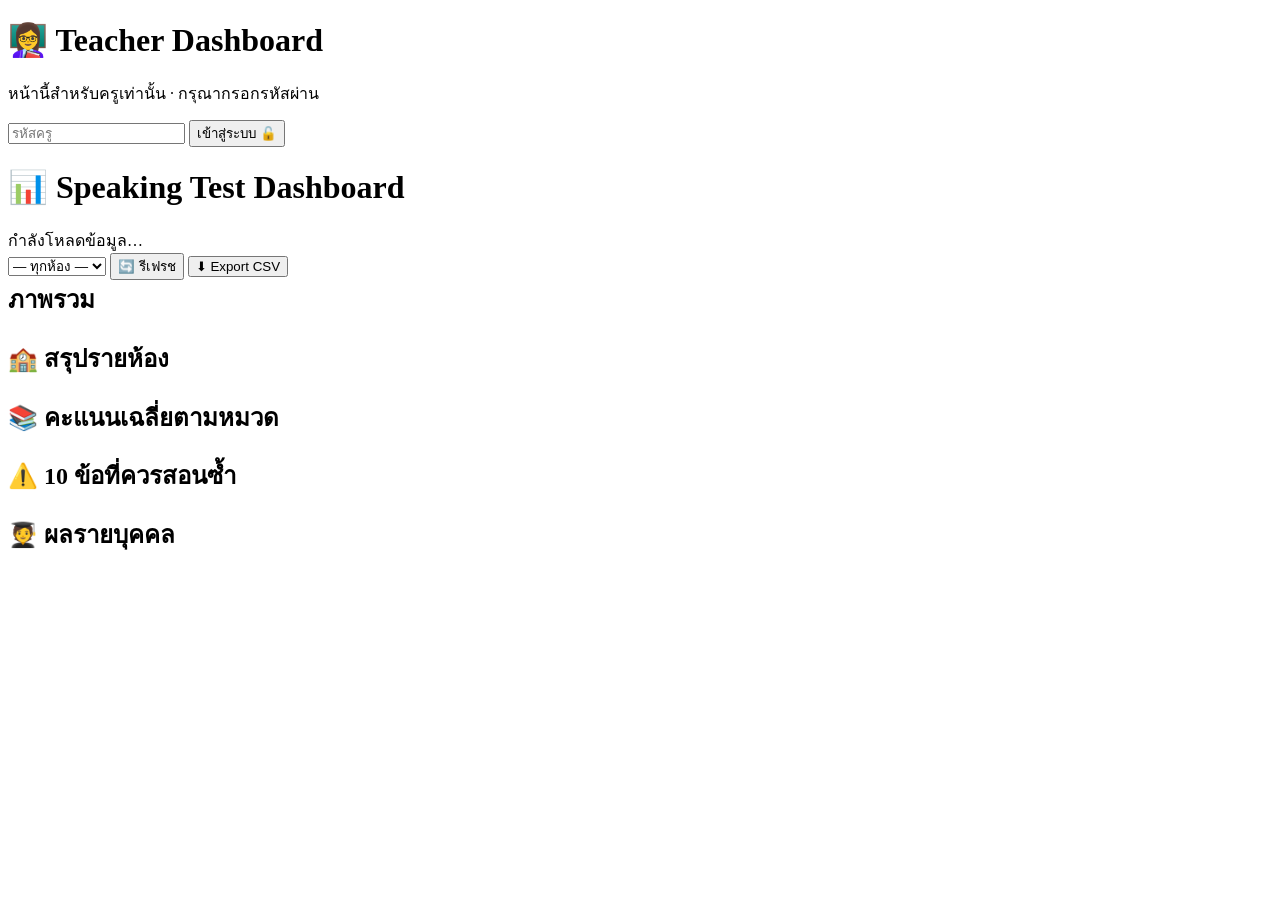
<file: teacher.html>
<!DOCTYPE html>
<html lang="th">
<head>
<meta charset="UTF-8">
<meta name="viewport" content="width=device-width,initial-scale=1">
<title>Teacher Dashboard | Speaking Test 1/2569</title>
<style>
<link rel="stylesheet" href="style.css">
</style>
</head>
<body><div class="wrap">

<div id="lock" class="card">
  <h1>👩‍🏫 Teacher Dashboard</h1>
  <div class="note" style="margin-bottom:14px">หน้านี้สำหรับครูเท่านั้น · กรุณากรอกรหัสผ่าน</div>
  <input id="pin" type="password" placeholder="รหัสครู" onkeydown="if(event.key==='Enter')unlock()">
  <button class="btn" onclick="unlock()">เข้าสู่ระบบ 🔓</button>
</div>

<div id="app" class="hide">
  <div class="card">
    <h1>📊 Speaking Test Dashboard</h1>
    <div class="note" id="upd">กำลังโหลดข้อมูล…</div>
    <div class="row">
      <select id="fcls" onchange="render()"><option value="">— ทุกห้อง —</option></select>
      <button class="btn2" onclick="load()">🔄 รีเฟรช</button>
      <button class="btn2" onclick="csv()">⬇ Export CSV</button>
    </div>
  </div>

  <div class="card"><h2 style="margin-top:0">ภาพรวม</h2><div class="grid" id="ov"></div></div>
  <div class="card"><h2 style="margin-top:0">🏫 สรุปรายห้อง</h2><div style="overflow-x:auto"><table id="tcls"></table></div></div>
  <div class="card"><h2 style="margin-top:0">📚 คะแนนเฉลี่ยตามหมวด</h2><div style="overflow-x:auto"><table id="tcat"></table></div></div>
  <div class="card"><h2 style="margin-top:0">⚠️ 10 ข้อที่ควรสอนซ้ำ</h2><div style="overflow-x:auto"><table id="tq"></table></div></div>
  <div class="card"><h2 style="margin-top:0">🧑‍🎓 ผลรายบุคคล</h2><div style="overflow-x:auto;max-height:520px"><table id="tstu"></table></div></div>
</div>

</div>
<script>
/* ========== ⚙️ CONFIG ========== */
const SHEET_URL = "https://script.google.com/macros/s/AKfycbzYTyCOePtMvC0nyHSl0WddjPxZ5c6Or0snhRX0ujR6rbeiVglPlAKaC0O4osgo1TIQ/exec";   // ต้องเป็น URL เดียวกับไฟล์นักเรียน
const PIN = "1234";                               // เปลี่ยนรหัสครูตรงนี้

let SUM=[],DET=[];
function unlock(){
 if(pin.value!==PIN)return alert("รหัสไม่ถูกต้อง");
 lock.classList.add("hide");app.classList.remove("hide");load();
}
function load(){
 upd.textContent="⏳ กำลังโหลดข้อมูลจาก Google Sheets…";
 const cb="cb"+Date.now();
 window[cb]=d=>{SUM=d.summary||[];DET=d.detail||[];fillCls();render();
  upd.textContent="อัปเดตล่าสุด "+new Date().toLocaleString("th-TH")+" · ทั้งหมด "+SUM.length+" คน";
  delete window[cb]};
 const s=document.createElement("script");
 s.src=SHEET_URL+"?action=get&callback="+cb;
 s.onerror=()=>upd.textContent="❌ โหลดข้อมูลไม่สำเร็จ ตรวจสอบ SHEET_URL และการ Deploy";
 document.body.appendChild(s);
}
function fillCls(){
 const set=[...new Set(SUM.map(r=>r.cls))].sort();
 fcls.innerHTML='<option value="">— ทุกห้อง —</option>'+set.map(c=>`<option>${c}</option>`).join("");
}
const F=()=>fcls.value?SUM.filter(r=>r.cls===fcls.value):SUM;
const FD=()=>fcls.value?DET.filter(r=>r.cls===fcls.value):DET;

function render(){
 const S=F(),D=FD();
 if(!S.length){ov.innerHTML='<div class="stat"><b>0</b><span>ยังไม่มีข้อมูล</span></div>';
  tcls.innerHTML=tcat.innerHTML=tq.innerHTML=tstu.innerHTML="";return}
 const sc=S.map(r=>+r.score),avg=sc.reduce((a,b)=>a+b,0)/S.length,p=S.filter(r=>r.pass==="ผ่าน").length;
 ov.innerHTML=`<div class="stat"><b>${S.length}</b><span>ผู้เข้าสอบ</span></div>
 <div class="stat"><b>${avg.toFixed(2)}</b><span>เฉลี่ย /30</span></div>
 <div class="stat"><b>${Math.max(...sc).toFixed(2)}</b><span>สูงสุด</span></div>
 <div class="stat"><b>${Math.min(...sc).toFixed(2)}</b><span>ต่ำสุด</span></div>
 <div class="stat"><b>${p}</b><span>ผ่านเกณฑ์</span></div>
 <div class="stat"><b>${Math.round(p/S.length*100)}%</b><span>อัตราผ่าน</span></div>`;

 const C={};SUM.forEach(r=>{const k=r.cls;C[k]=C[k]||{n:0,s:0,p:0};C[k].n++;C[k].s+=+r.score;if(r.pass==="ผ่าน")C[k].p++});
 tcls.innerHTML=`<tr><th>ชั้น/ห้อง</th><th>จำนวน</th><th>เฉลี่ย /30</th><th>ผ่าน</th><th>ไม่ผ่าน</th><th>อัตราผ่าน</th></tr>`+
 Object.keys(C).sort().map(k=>{const o=C[k],a=o.s/o.n,r=o.p/o.n;
 return `<tr><td><b>${k}</b></td><td>${o.n}</td><td>${a.toFixed(2)}</td><td>${o.p}</td><td>${o.n-o.p}</td>
 <td><div style="display:flex;align-items:center;gap:8px"><div class="gb"><i style="width:${r*100}%"></i></div>${Math.round(r*100)}%</div></td></tr>`}).join("");

 const K={};D.forEach(r=>{K[r.cat]=K[r.cat]||{s:0,n:0};K[r.cat].s+=+r.pt;K[r.cat].n++});
 tcat.innerHTML=`<tr><th>หมวด</th><th>ตอบทั้งหมด</th><th>เฉลี่ย /1.50</th><th>คิดเป็น %</th></tr>`+
 Object.keys(K).map(k=>{const o=K[k],a=o.s/o.n,pc=a/1.5;return[k,o.n,a,pc]})
 .sort((x,y)=>x[2]-y[2]).map(x=>`<tr><td><b>${x[0]}</b></td><td>${x[1]}</td><td>${x[2].toFixed(2)}</td>
 <td><div style="display:flex;align-items:center;gap:8px"><div class="gb${x[3]<.6?' warn':''}"><i style="width:${x[3]*100}%"></i></div>${Math.round(x[3]*100)}%</div></td></tr>`).join("");

 const Qm={};D.forEach(r=>{Qm[r.q]=Qm[r.q]||{s:0,n:0,c:r.cat};Qm[r.q].s+=+r.pt;Qm[r.q].n++});
 tq.innerHTML=`<tr><th>คำถาม</th><th>หมวด</th><th>ตอบ</th><th>เฉลี่ย</th><th>%</th></tr>`+
 Object.keys(Qm).map(k=>{const o=Qm[k];return[k,o.c,o.n,o.s/o.n]}).sort((x,y)=>x[3]-y[3]).slice(0,10)
 .map(x=>`<tr><td>${x[0]}</td><td>${x[1]}</td><td>${x[2]}</td><td>${x[3].toFixed(2)}</td>
 <td><div style="display:flex;align-items:center;gap:8px"><div class="gb warn"><i style="width:${x[3]/1.5*100}%"></i></div>${Math.round(x[3]/1.5*100)}%</div></td></tr>`).join("");

 tstu.innerHTML=`<tr><th>#</th><th>Name</th><th>ห้อง</th><th>เลขที่</th><th>คะแนน</th><th>%</th><th>ผล</th><th>วันเวลา</th></tr>`+
 [...S].sort((a,b)=>b.score-a.score).map((r,k)=>`<tr><td>${k+1}</td><td>${r.name}</td><td>${r.cls}</td>
 <td>${r.no}</td><td><b>${(+r.score).toFixed(2)}</b></td><td>${r.pct}%</td>
 <td><span class="pill ${r.pass==="ผ่าน"?"pass":"fail"}">${r.pass}</span></td><td>${r.date}</td></tr>`).join("");
}
function csv(){
 const S=F();if(!S.length)return alert("ยังไม่มีข้อมูล");
 let s="Name,ห้อง,เลขที่,คะแนน,เต็ม,ร้อยละ,ผล,วันเวลา\n";
 S.forEach(r=>s+=`"${r.name}","${r.cls}",${r.no},${r.score},30,${r.pct},${r.pass},"${r.date}"\n`);
 const a=document.createElement("a");
 a.href=URL.createObjectURL(new Blob(["\uFEFF"+s],{type:"text/csv;charset=utf-8"}));
 a.download="speaking_results_"+(fcls.value||"all")+".csv";a.click();
}
</script>
</body></html>
</file>
<file: style.css>
:root{
  --navy:#17336b;
  --blue:#3aa9f7;
  --pink:#f84f86;
  --pink2:#ff7ca5;
  --sky:#eaf7ff;
  --cream:#fffaf7;
  --card:#ffffff;
  --text:#233252;
  --muted:#71809a;
  --line:#e7edf6;
  --green:#22b573;
  --yellow:#ffca4a;
  --shadow:0 16px 40px rgba(35,50,82,.10);
  --radius:24px;
}
*{box-sizing:border-box}
html{scroll-behavior:smooth}
body{
  margin:0;font-family:"Noto Sans Thai","Segoe UI",Tahoma,sans-serif;
  color:var(--text);background:linear-gradient(180deg,#f8fcff 0%,#fff7fa 100%);
  min-height:100vh;
}
a{text-decoration:none;color:inherit}
button,input,select{font:inherit}
button{cursor:pointer}
.container{width:min(1180px,calc(100% - 32px));margin:auto}
.nav{
  position:sticky;top:0;z-index:20;background:rgba(255,255,255,.88);
  backdrop-filter:blur(14px);border-bottom:1px solid rgba(231,237,246,.9)
}
.nav-inner{height:74px;display:flex;align-items:center;justify-content:space-between;gap:20px}
.brand{display:flex;align-items:center;gap:12px;font-weight:800;color:var(--navy)}
.logo{
  width:46px;height:46px;border-radius:15px;display:grid;place-items:center;
  background:linear-gradient(135deg,var(--pink),var(--blue));color:#fff;font-size:23px;
  box-shadow:0 8px 20px rgba(248,79,134,.25)
}
.brand small{display:block;font-size:11px;color:var(--muted);font-weight:600}
.navlinks{display:flex;gap:8px;align-items:center}
.navlinks a{padding:9px 14px;border-radius:999px;font-size:14px;color:var(--muted)}
.navlinks a:hover,.navlinks .active{background:#fff0f5;color:var(--pink)}
.hero{padding:54px 0 34px}
.hero-grid{display:grid;grid-template-columns:1.15fr .85fr;gap:34px;align-items:center}
.badge{
  display:inline-flex;gap:8px;align-items:center;padding:8px 13px;border-radius:999px;
  background:#fff0f5;color:#d72f68;font-weight:800;font-size:13px
}
h1{font-size:clamp(2.3rem,6vw,4.7rem);line-height:1.03;margin:18px 0 14px;color:var(--navy);letter-spacing:-2px}
h1 span{color:var(--pink)}
.lead{font-size:18px;line-height:1.8;color:var(--muted);max-width:680px}
.actions{display:flex;flex-wrap:wrap;gap:12px;margin-top:24px}
.btn{
  border:0;border-radius:15px;padding:13px 19px;font-weight:800;display:inline-flex;
  justify-content:center;align-items:center;gap:9px;transition:.2s;box-shadow:0 8px 20px rgba(23,51,107,.08)
}
.btn:hover{transform:translateY(-2px)}
.btn-pink{background:linear-gradient(135deg,var(--pink),var(--pink2));color:#fff}
.btn-blue{background:linear-gradient(135deg,#38aef6,#68c9ff);color:#fff}
.btn-light{background:#fff;border:1px solid var(--line);color:var(--navy)}
.btn-green{background:linear-gradient(135deg,#20b978,#48d39a);color:#fff}
.illustration{
  min-height:390px;position:relative;border-radius:34px;overflow:hidden;
  background:linear-gradient(145deg,#eaf7ff,#fff1f7);box-shadow:var(--shadow);
  border:1px solid #fff
}
.illustration .cloud{position:absolute;background:#fff;border-radius:50%;filter:blur(.2px);opacity:.85}
.cloud.c1{width:150px;height:55px;top:35px;right:30px}
.cloud.c2{width:100px;height:40px;top:82px;left:25px}
.ill-content{position:absolute;inset:0;display:flex;align-items:center;justify-content:center}
.character{
  width:210px;height:250px;border-radius:105px 105px 45px 45px;background:#ffd8c8;
  position:relative;box-shadow:0 20px 30px rgba(35,50,82,.10)
}
.character:before{content:"";position:absolute;top:-22px;left:15px;width:180px;height:115px;border-radius:50% 50% 40% 40%;background:#5a3b35}
.face{position:absolute;top:44px;left:37px;width:136px;height:118px;border-radius:48% 48% 45% 45%;background:#ffd8c8}
.eye{position:absolute;top:50px;width:10px;height:14px;border-radius:50%;background:#25324b}
.eye.e1{left:35px}.eye.e2{right:35px}
.smile{position:absolute;left:51px;top:79px;width:34px;height:16px;border-bottom:4px solid #d95c70;border-radius:50%}
.headphones{position:absolute;inset:-7px;border:12px solid var(--pink);border-bottom-color:transparent;border-radius:50%}
.mic{
  position:absolute;right:-40px;bottom:22px;width:70px;height:120px;border-radius:38px;
  background:linear-gradient(#263a5d,#16243e);box-shadow:0 12px 25px rgba(23,51,107,.2)
}
.mic:before{content:"";position:absolute;left:12px;right:12px;top:14px;height:58px;border-radius:30px;background:#7b8da8}
.mic:after{content:"";position:absolute;left:31px;bottom:-27px;width:8px;height:35px;background:#263a5d}
.flag{position:absolute;left:24px;bottom:28px;font-size:65px;transform:rotate(-5deg)}
.speech{
  position:absolute;top:62px;left:30px;background:#fff;padding:12px 16px;border-radius:18px 18px 18px 4px;
  box-shadow:var(--shadow);font-weight:800;color:var(--navy)
}
.speech b{color:var(--pink)}
.choice-section{padding:24px 0 64px}
.section-title{text-align:center;margin-bottom:24px}
.section-title h2{font-size:32px;color:var(--navy);margin:0 0 7px}
.section-title p{color:var(--muted);margin:0}
.choice-grid{display:grid;grid-template-columns:repeat(2,1fr);gap:20px}
.choice{
  position:relative;background:#fff;border:1px solid var(--line);border-radius:24px;padding:26px;
  box-shadow:var(--shadow);overflow:hidden
}
.choice:after{content:"";position:absolute;width:130px;height:130px;border-radius:50%;right:-40px;top:-40px;background:#fff0f5}
.choice.teacher:after{background:#eaf7ff}
.choice-icon{width:58px;height:58px;border-radius:18px;display:grid;place-items:center;font-size:28px;background:#fff0f5}
.teacher .choice-icon{background:#eaf7ff}
.choice h3{font-size:24px;margin:15px 0 5px;color:var(--navy)}
.choice p{color:var(--muted);margin:0 0 18px}
.features{display:grid;grid-template-columns:repeat(4,1fr);gap:14px;margin-top:22px}
.feature{background:#fff;border:1px solid var(--line);padding:18px;border-radius:20px;text-align:center}
.feature b{display:block;color:var(--navy);margin:7px 0 3px}.feature span{font-size:12px;color:var(--muted)}
.footer{padding:28px 0;color:var(--muted);text-align:center;font-size:13px}
.page{padding:30px 0 60px}
.panel{background:#fff;border:1px solid var(--line);border-radius:var(--radius);box-shadow:var(--shadow);padding:24px}
.page-head{display:flex;align-items:end;justify-content:space-between;gap:20px;margin-bottom:18px}
.page-head h1{font-size:38px;letter-spacing:-1px;margin:0 0 4px}
.page-head p{margin:0;color:var(--muted)}
.form-grid{display:grid;grid-template-columns:repeat(3,1fr);gap:14px}
.field label{display:block;font-weight:800;color:var(--navy);font-size:13px;margin-bottom:7px}
.field input,.field select{
  width:100%;padding:12px 14px;border-radius:13px;border:1px solid var(--line);
  background:#fbfdff;outline:none;color:var(--text)
}
.field input:focus,.field select:focus{border-color:#75c8f8;box-shadow:0 0 0 4px #eaf7ff}
.test-card{margin-top:18px;display:grid;grid-template-columns:1fr 280px;gap:18px}
.question{padding:26px;background:linear-gradient(145deg,#fff7fa,#f2fbff);border:1px solid var(--line);border-radius:22px}
.q-number{color:var(--pink);font-weight:900;font-size:14px}.question h2{color:var(--navy);margin:7px 0 18px}
.answer{display:flex;gap:10px;align-items:center}.answer input{flex:1}
.side{background:#fff;border:1px solid var(--line);border-radius:22px;padding:20px}
.score-box{font-size:38px;font-weight:900;color:var(--pink)}
.mini{font-size:12px;color:var(--muted)}
.table-wrap{overflow:auto}
table{width:100%;border-collapse:collapse;min-width:720px}
th,td{padding:11px 10px;border-bottom:1px solid var(--line);text-align:left;font-size:13px}
th{color:var(--muted);background:#fbfdff;position:sticky;top:0}
.stats{display:grid;grid-template-columns:repeat(4,1fr);gap:14px;margin-bottom:18px}
.stat{background:#fff;border:1px solid var(--line);border-radius:20px;padding:18px}
.stat .icon{font-size:24px}.stat b{display:block;font-size:27px;color:var(--navy);margin:4px 0}.stat span{font-size:12px;color:var(--muted)}
.lock{max-width:480px;margin:60px auto}
.note{color:var(--muted);font-size:13px}
@media(max-width:850px){
  .hero-grid,.test-card{grid-template-columns:1fr}
  .illustration{min-height:320px}
  .form-grid,.features{grid-template-columns:repeat(2,1fr)}
  .stats{grid-template-columns:repeat(2,1fr)}
  .navlinks a:nth-child(n+3){display:none}
}
@media(max-width:560px){
  .container{width:min(100% - 22px,1180px)}
  .nav-inner{height:64px}.brand small{display:none}
  .hero{padding-top:34px}.lead{font-size:16px}
  .choice-grid,.form-grid,.features,.stats{grid-template-columns:1fr}
  .page-head{align-items:start;flex-direction:column}
  .page-head h1{font-size:30px}
  .illustration{min-height:290px}
  .character{transform:scale(.82)}
}
</file>
